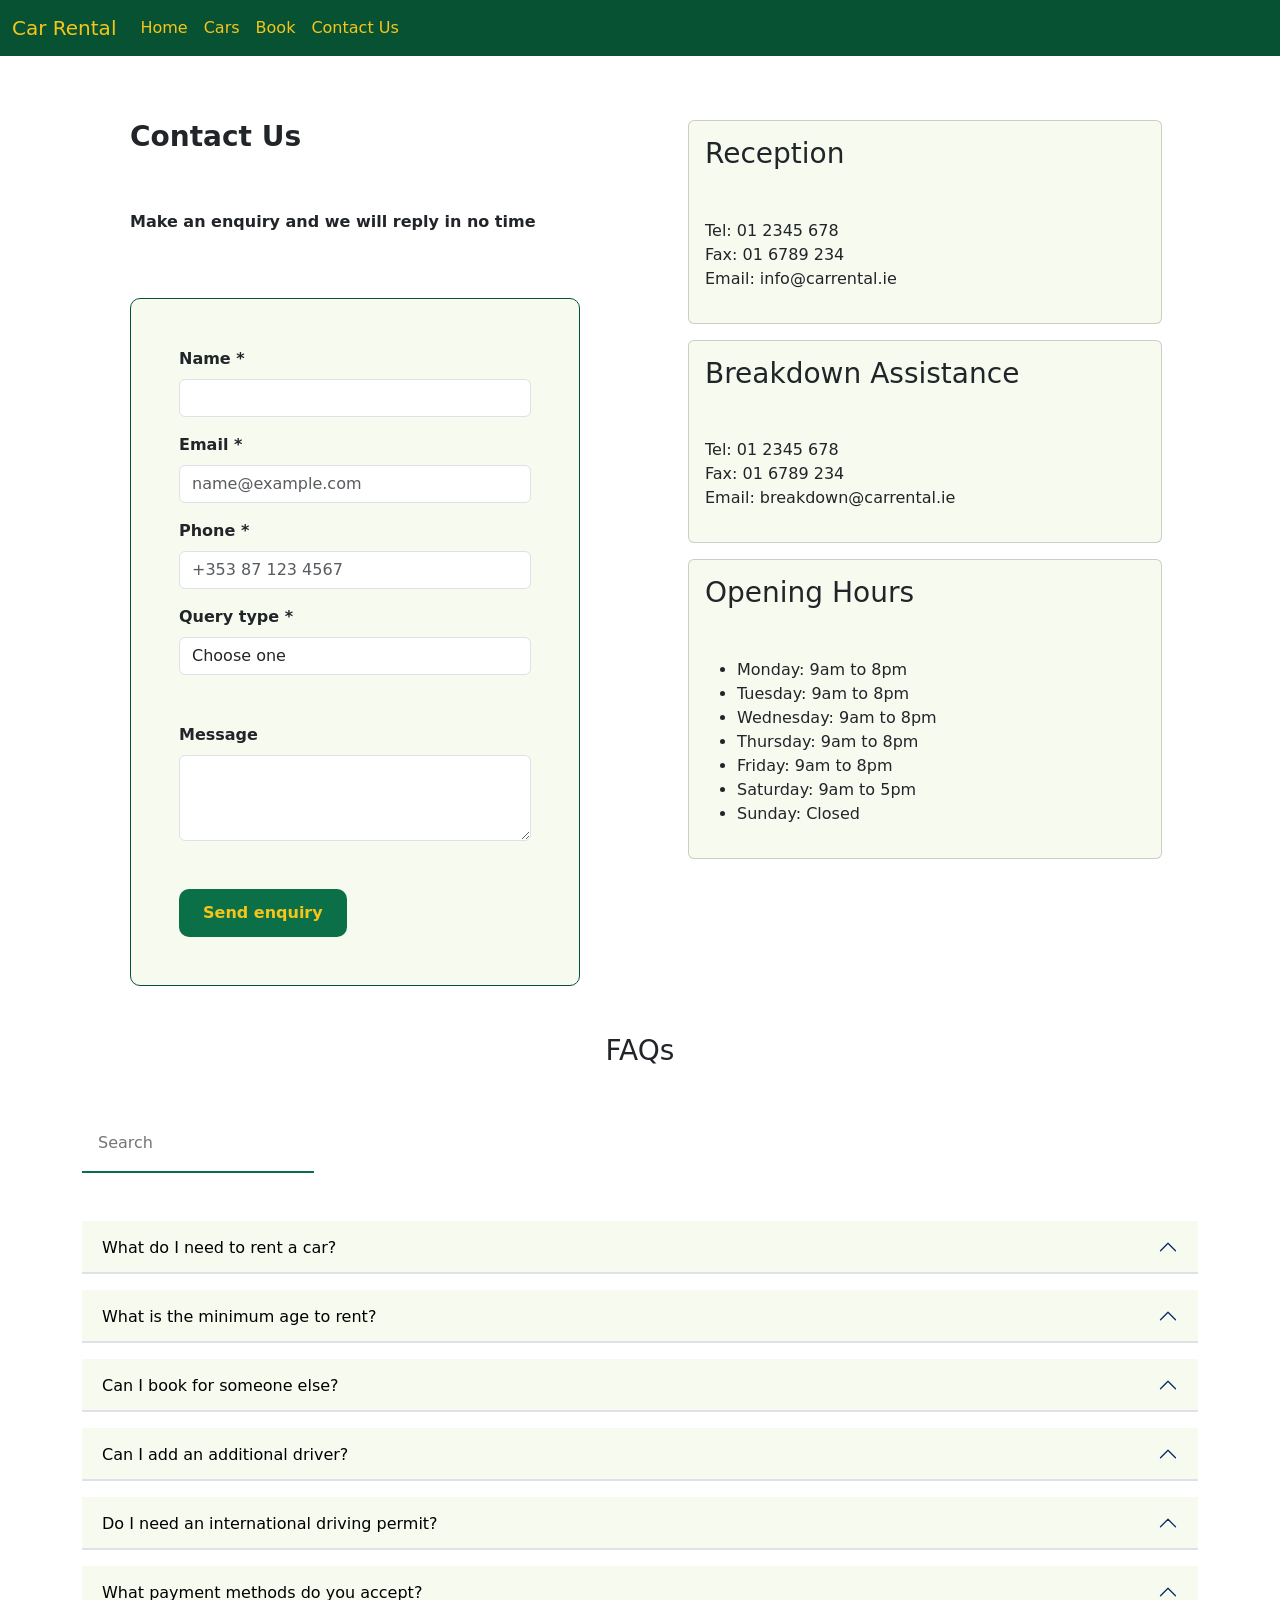
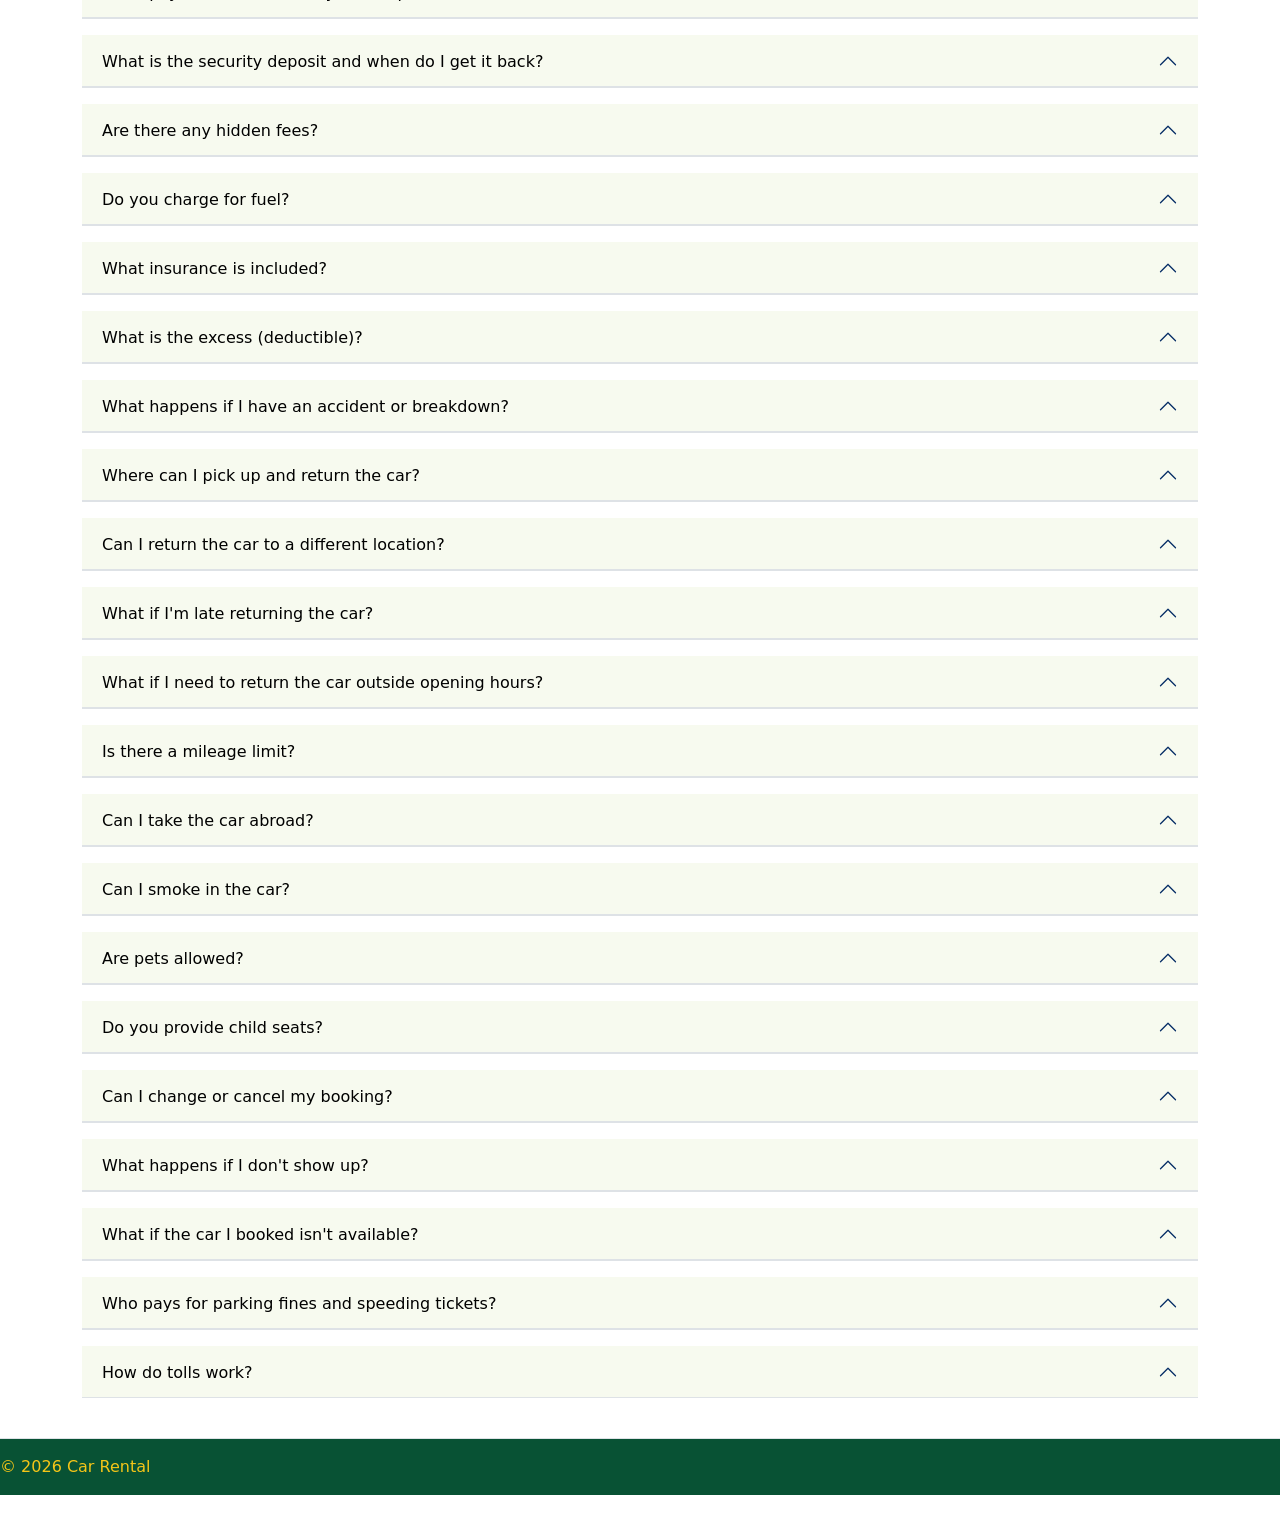
<file: pages/contact.html>
<!doctype html>
<html lang="en">
  <head>
    <meta charset="utf-8" />
    <meta name="viewport" content="width=device-width, initial-scale=1" />
    <meta
      name="description"
      content="Contact Car Rental for booking, billing and breakdown support. Find our opening hours, contact details and answers to common rental questions."
    />
    <title>Contact Support & FAQs</title>
    <link
      href="https://cdn.jsdelivr.net/npm/bootstrap@5.3.9/dist/css/bootstrap.min.css"
      rel="stylesheet"
      integrity="sha384-yEPZ7jP9S0QKiUQ0m3jjsO4ProIW7wvR9gXkI7JOGa2XVsw53Yke2bsdkBbjmmiX"
      crossorigin="anonymous"
    />
    <link rel="stylesheet" href="../styles/styles.css" />
  </head>
  <body>
    <header>
      <nav class="navbar navbar-expand-lg d-flex flex-row mb-3" id="navcolour">
        <div class="container-fluid">
          <a class="navbar-brand pagecolour" href="../index.html">Car Rental</a>
          <button
            class="navbar-toggler"
            type="button"
            data-bs-toggle="collapse"
            data-bs-target="#navbarNavAltMarkup"
            aria-controls="navbarNavAltMarkup"
            aria-expanded="false"
            aria-label="Toggle navigation"
          >
            <span class="navbar-toggler-icon"></span>
          </button>
          <div class="collapse navbar-collapse" id="navbarNavAltMarkup">
            <div class="navbar-nav">
              <a
                class="nav-link pagecolour"
                aria-current="page"
                href="../index.html"
                >Home</a
              >
              <a class="nav-link pagecolour" href="./cars.html">Cars</a>
              <a class="nav-link pagecolour" href="./book.html">Book</a>
              <a class="nav-link pagecolour" href="./contact.html"
                >Contact Us</a
              >
            </div>
          </div>
        </div>
      </nav>
    </header>

    <main class="container-md gap-12">
      <div class="row">
        <div class="col-12 col-lg-6 mb-12">
          <div class="d-flex flex-column gap-5 p-5">
            <h3 class="fw-bold">Contact Us</h3>
            <p class="fw-bold">Make an enquiry and we will reply in no time</p>
            <!-- The form -->
            <form id="form" class="p-5">
              <!-- name input -->
              <div class="formField">
                <label for="nameInput" class="form-label fw-bold">Name *</label>
                <input
                  type="text"
                  class="form-control mb-2"
                  id="nameInput"
                  minlength="2"
                  maxlength="30"
                  required
                />
                <p class="error" id="name-error"></p>
              </div>
              <!-- email input -->
              <div class="formField">
                <label for="emailInput" class="form-label fw-bold"
                  >Email *</label
                >
                <input
                  type="email"
                  class="form-control mb-2"
                  id="emailInput"
                  placeholder="name@example.com"
                  minlength="6"
                  maxlength="254"
                  required
                />
                <p class="error" id="email-error"></p>
              </div>
              <div class="formField">
                <!-- phone input -->
                <label for="phoneInput" class="form-label fw-bold"
                  >Phone *</label>
                <input
                  type="tel"
                  class="form-control mb-2"
                  id="phoneInput"
                  placeholder="+353 87 123 4567"
                  required
                />
                <p class="error" id="phone-error"></p>
              </div>

              <!-- query type selection  -->
              <div class="form-field mb-5">
                <label for="queryTypeSelect" class="form-label fw-bold">Query type *</label>
                <select class="form-control mb-2" id="queryTypeSelect">
                  <option selected value="0">Choose one</option>
                  <option value="1">New Booking Enquiry</option>
                  <option value="2">Change or Cancel a Booking</option>
                  <option value="3">Current Rental Support / Breakdown</option>
                  <option value="4">Billing or Payment</option>
                  <option value="5">Damage or Accident Report</option>
                  <option value="6">Feedback or Complaint</option>
                  <option value="7">Other</option>
                </select>
                <p class="error" id="query-error"></p>
              </div>

              <!-- Booking Num -->
              <div class="formField d-none" id="bookingRef-form-field">
                <label for="bookingRefInput" class="form-label fw-bold"
                  >Booking reference*</label>
                <input
                  type="text"
                  class="form-control mb-2"
                  id="bookingRefInput"
                  minlength="10"
                  maxlength="10"
                />
                <p class="error" id="bookingRef-error"></p>
              </div>

              <!-- Subject -->
              <div class="formField d-none" id="subject-form-field">
                <label for="subjectInput" class="form-label fw-bold"
                  >Subject *</label
                >
                <input
                  type="text"
                  class="form-control mb-2"
                  id="subjectInput"
                  minlength="2"
                  maxlength="100"
                />
                <p class="error" id="subject-error"></p>
              </div>

              <!-- message input -->

              <div class="form-field mb-5">
                <label for="messageInput" class="form-label fw-bold"
                  >Message</label
                >
                <textarea
                  class="form-control mb-2"
                  id="messageInput"
                  rows="3"
                  minlength="10"
                  maxlength="2000"
                  required
                ></textarea>
                <p class="error" id="message-error"></p>
              </div>

              <button class="btn btn-solid contact-btn" type="submit">Send enquiry</button>

              <div
                class="alert alert-success mt-5 d-none"
                role="alert"
                id="success-alert"
              >
                Thank your for your enquiry. A member of our team will assist
                you as soon as possible
              </div>
            </form>
          </div>

          <!-- end of form -->
        </div>
        <div class="col-12 col-lg-6 p-5">
          <!-- FAQ Section -->
          <div class="card contact-card mb-3">
            <div class="card-body">
              <h3 class="mb-5">Reception</h3>
              <ul class="contact-details-list">
                <li>Tel: 01 2345 678</li>
                <li>Fax: 01 6789 234</li>
                <li>Email: info@carrental.ie</li>
              </ul>
            </div>
          </div>
          <div>
            <div class="card contact-card mb-3">
              <div class="card-body">
                <h3 class="mb-5">Breakdown Assistance</h3>
                <ul class="contact-details-list">
                  <li>Tel: 01 2345 678</li>
                  <li>Fax: 01 6789 234</li>
                  <li>Email: breakdown@carrental.ie</li>
                </ul>
              </div>
            </div>
          </div>
          <div>
            <div class="card contact-card mb-3">
              <div class="card-body">
                <h3 class="mb-5">Opening Hours</h3>
                <ul>
                  <li>Monday: 9am to 8pm</li>
                  <li>Tuesday: 9am to 8pm</li>
                  <li>Wednesday: 9am to 8pm</li>
                  <li>Thursday: 9am to 8pm</li>
                  <li>Friday: 9am to 8pm</li>
                  <li>Saturday: 9am to 5pm</li>
                  <li>Sunday: Closed</li>
                </ul>
              </div>
            </div>
          </div>

          <!-- End Of FAQ Section -->
        </div>
      </div>
      <!-- row 2 -->
      <div class="row">
        <div class="col-12">
          <h3 class="text-center mb-5">FAQs</h3>

          <!-- faqs container -->

          <div class="faqs-container">
            <input
              type="text"
              placeholder="Search"
              maxlength="500"
              class="mb-5"
              id="faqSearchInput"
            />
            <div
              class="accordion accordion-flush accordion-gap"
              id="faq-accordion"
            ></div>
          </div>
        </div>
      </div>
    </main>

    <footer
      class="d-flex flex-wrap justify-content-between align-items-center py-3 my-4 border-top"
      id="footer-bg-colour"
    >
      <div class="col-md-4 d-flex align-items-center">
        <span class="mb-3 mb-md-0 footercolour">© 2026 Car Rental</span>
      </div>
    </footer>

    <!-- Modal -->
    <div
      class="modal fade"
      id="submit-confirmation-modal"
      tabindex="-1"
      aria-labelledby="exampleModalLabel"
      aria-hidden="true"
    >
      <div class="modal-dialog modal-dialog-centered">
        <div class="modal-content">
          <div class="modal-header">
            <h1 class="modal-title fs-5" id="submit-modal-title">
              Please confirm query details:
            </h1>
            <button
              type="button"
              class="btn-close"
              data-bs-dismiss="modal"
              aria-label="Close"
            ></button>
          </div>
          <div class="modal-body" id="submit-modal-body"></div>
          <div class="modal-footer">
            <button
              type="button"
              class="btn btn-secondary contact-btn"
              data-bs-dismiss="modal"
            >
              Close
            </button>
            <button
              type="button"
              class="btn btn-primary contact-btn"
              id="modal-confirm-btn"
            >
              Confirm
            </button>
          </div>
        </div>
      </div>
    </div>

    <!-- end of modal -->

    <script
      src="https://cdn.jsdelivr.net/npm/bootstrap@5.3.9/dist/js/bootstrap.bundle.min.js"
      integrity="sha384-WyOxWvTyr1QaMPfiPJSv76iReVthorl5uWlFtZPyK0IEB0hGzo9y5Bp9mYanr8Bu"
      crossorigin="anonymous"
    ></script>
    <script src="../js/contact.js"></script>
  </body>
</html>
</file>
<file: styles/styles.css>
body {
  height: 100%;
  margin: 0;
  min-height: 100vh;
  display: flex;
  flex-direction: column;
}

main {
  flex: 1;
}

#navcolour,
#footer-bg-colour {
  background-color: #085234;
}

.pagecolour,
.footercolour {
  color: #f5c518;
}

.pagecolour:hover {
  color: #997b0f;
}

.text-brand {
  color: #085234;
}
#carousel {
  position: relative;
  max-width: 900px;
  margin: 0 auto 3rem;
}

.carousel_item {
  position: relative;
  display: none;
}

.carousel_item img {
  display: block;
  width: 100%;
  height: 400px;
  object-fit: cover;
}

.carousel_itm p {
  position: absolute;
  top: 1rem;
  left: 1rem;
  margin: 0;
  padding: 0.25rem 0.75rem;
  background: rgba(8, 82, 52, 0.8);
  color: #f5c518;
  font-weight: 700;
  border-radius: var(--radius);
}

#carousel_btn_ctn {
  width: 100%;
  padding: 15px 0;
  position: absolute;
  bottom: 10px;
  left: 0;
  text-align: center;
  z-index: 1;
}

.carousel_btn {
  display: inline-block;
  width: 12px;
  height: 12px;
  margin: 0 5px;
  padding: 0;
  border: none;
  border-radius: 50%;
  background: rgba(255, 255, 255, 0.6);
  cursor: pointer;
}

.carousel_btn_selected {
  background: #f5c518;
}

.carousel_item_selected {
  display: block;
}

/* ------------------ contact us page ----------------------- */
/* variables */

:root {
  --form-bg: #f7faef;
  --radius: 10px;
}

/* form styles*/

#form {
  width: min(100%, 600px);
  background-color: var(--form-bg);
  border-radius: var(--radius);
  border: 1px solid #085234;
  padding: 2rem;
}

#form .error {
  color: #d6403a;
}

#form input,
select,
textarea {
  background-color: #fff;
}

/* ----- Button styles ----- */
.contact-btn {
  display: inline-block;
  background: #0b6f47;
  color: #f5c518;
  font-weight: 700;
  padding: 0.75rem 1.5rem;
  border: 0;
  border-radius: var(--radius);
  text-decoration: none;
  cursor: pointer;
  font-size: 1rem;
}

.contact-btn:hover {
  background-color: #085234;
  color: #f5c518;
}

/* FAQ styles */

#faq-accordion {
  --bs-accordion-btn-bg: #f7faef;
  --bs-accordion-btn-color: #085234;
  --bs-accordion-active-bg: var(--form-bg);
  --bs-accordion-active-color: #000;
  --bs-accordion-bg: #f7faef;
}

#faq-accordion .accordion-button:hover {
  background-color: #0b6f47;
  color: #f5c518;
}

#faq-accordion .accordion-body {
  background-color: #f3f3f3;
}

#faqSearchInput{
  border:none;
  border-bottom: 2px solid #0b6f47;
  padding:1rem;
}

#faqSearchInput:focus{
  outline:none;
}

/* Contact details styles */

.contact-details-list{
  list-style-type: none;
  margin-left: 0;
  padding-left:0;
}

.contact-card{
  background-color: #f7faef;
}
</file>
